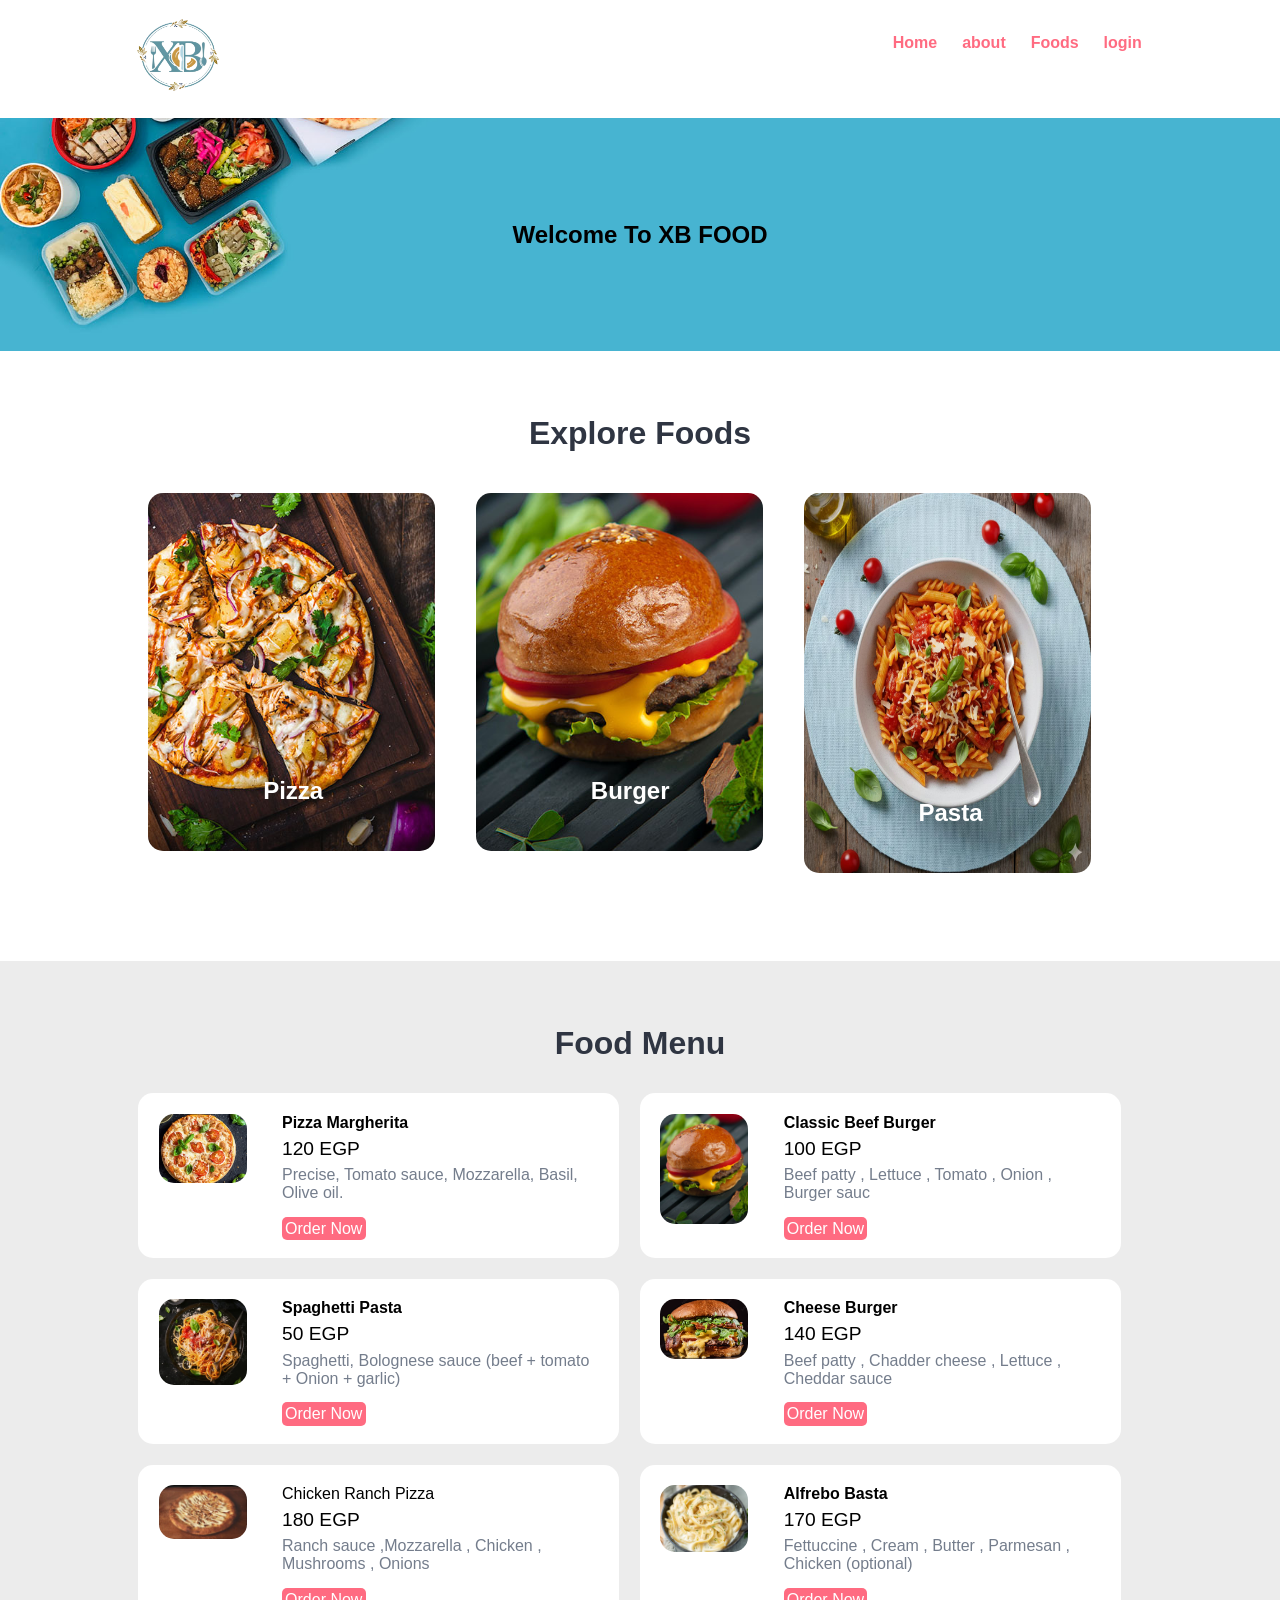
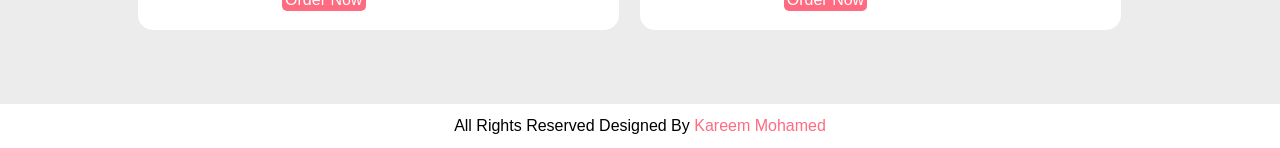
<file: index.html>
<!DOCTYPE html>
<html lang="en">
<head>
    <meta charset="UTF-8">
    
    <meta name="viewport" content="width=device-width, initial-scale=1.0">
    <title>XB Food</title>

   
    <link rel="stylesheet" href="css/style.css">
</head>

<body>
   
    <section class="navbar">
        <div class="container">
            <div class="logo">
                <a href="#" title="Logo">
                    <img src="images/logo.png" alt="Restaurant Logo" class="img-responsive">
                </a>
            </div>

            <div class="menu text-right">
                <ul>
                    <li>
                        <a href="index.html">Home</a>
                    </li>
                    <li>
                        <a href="About.html">about</a>
                    </li>
                    <li>
                        <a href="foods.html">Foods</a>
                    </li>
                    <li>
                        <a href="log.html">login</a>
                    </li>
                </ul>
            </div>

            <div class="clearfix"></div>
        </div>
    </section>
   

    <section class="food-search text-center">
        <div class="container">
            
           <h1 >Welcome To XB FOOD</h1>

        </div>
    </section>
    
    <section class="categories">
        <div class="container">
            <h2 class="text-center">Explore Foods</h2>

            <a href="foods.html">
            <div class="box-3 float-container">
                <img src="images/pizza.jpg" alt="Pizza" class="img-responsive img-curve">

                <h3 class="float-text text-white">Pizza</h3>
            </div>
            </a>

            <a href="foods.html">
            <div class="box-3 float-container">
                <img src="images/burger.jpg" alt="Burger" class="img-responsive img-curve">

                <h3 class="float-text text-white">Burger</h3>
            </div>
            </a>

            <a href="foods.html">
            <div class="box-3 float-container">
                <img src="images/momo.jpg" alt="sea food" class="img-responsive img-curve" height="380px" display="fixed">

                <h3 class="float-text text-white">Pasta</h3>
            </div>
            </a>

            <div class="clearfix"></div>
        </div>
    </section>
    
    <section class="food-menu">
        <div class="container">
            <h2 class="text-center">Food Menu</h2>

            <div class="food-menu-box">
                <div class="food-menu-img">
                    <img src="images/menu-pizza.jpg" alt="Chicke Hawain Pizza" class="img-responsive img-curve">
                </div>

                <div class="food-menu-desc">
                    <h4>Pizza Margherita</h4>
                    <p class="food-price">120 EGP</p>
                    <p class="food-detail">
                        Precise, Tomato sauce, Mozzarella, Basil, Olive oil.
                    </p>
                    <br>

                    <a href="order.html" class="btn btn-primary">Order Now</a>
                </div>
            </div>

            <div class="food-menu-box">
                <div class="food-menu-img">
                    <img src="images/burger.jpg" alt="Chicke Hawain Pizza" class="img-responsive img-curve">
                </div>

                <div class="food-menu-desc">
                    <h4>Classic Beef Burger</h4>
                    <p class="food-price">100 EGP</p>
                    <p class="food-detail">
                        Beef patty , Lettuce , Tomato , Onion , Burger sauc
                    </p>
                    <br>

                    <a href="order.html" class="btn btn-primary">Order Now</a>
                </div>
            </div>

            <div class="food-menu-box">
                <div class="food-menu-img">
                    <img src="images/pasta.jpg" alt="Chicke Hawain Burger" class="img-responsive img-curve">
                </div>

                <div class="food-menu-desc">
                    <h4>Spaghetti Pasta</h4>
                    <p class="food-price">50 EGP</p>
                    <p class="food-detail">
                        Spaghetti, Bolognese sauce (beef + tomato + Onion + garlic)
                    </p>
                    <br>

                    <a href="order.html" class="btn btn-primary">Order Now</a>
                </div>
            </div>

            <div class="food-menu-box">
                <div class="food-menu-img">
                    <img src="images/kn.jpeg" alt="Chicke Hawain Pizza" class="img-responsive img-curve">
                </div>

                <div class="food-menu-desc">
                    <h4>Cheese Burger</h4>
                    <p class="food-price">140 EGP</p>
                    <p class="food-detail">
                        Beef patty , Chadder cheese , Lettuce , Cheddar sauce
                    </p>
                    <br>

                    <a href="order.html" class="btn btn-primary">Order Now</a>
                </div>
            </div>

            <div class="food-menu-box">
                <div class="food-menu-img">
                    <img src="images/ae.jpeg" alt="Chicke Hawain Pizza" class="img-responsive img-curve">
                </div>

                <div class="food-menu-desc">
                    <h4></h4>Chicken Ranch Pizza
                    <p class="food-price">180 EGP</p>
                    <p class="food-detail">
                        Ranch sauce ,Mozzarella , Chicken , Mushrooms , Onions
                    </p>
                    <br>

                    <a href="order.html" class="btn btn-primary">Order Now</a>
                </div>
            </div>

            <div class="food-menu-box">
                <div class="food-menu-img">
                    <img src="images/mn.jpeg" alt="Chicke Hawain Momo" class="img-responsive img-curve">
                </div>

                <div class="food-menu-desc">
                    <h4>Alfrebo Basta</h4>
                    <p class="food-price">170 EGP</p>
                    <p class="food-detail">
                       Fettuccine , Cream , Butter , Parmesan , Chicken (optional)
                    </p>
                    <br>

                    <a href="order.html" class="btn btn-primary">Order Now</a>
                </div>
            </div>


            <div class="clearfix"></div>

            

        </div>

       
    </section>
   
    <section class="footer">
        <div class="container text-center">
            <p>All Rights Reserved Designed By<a href="About.html"> Kareem Mohamed</a></p>
        </div>
    </section>
   

</body>
</html>
</file>
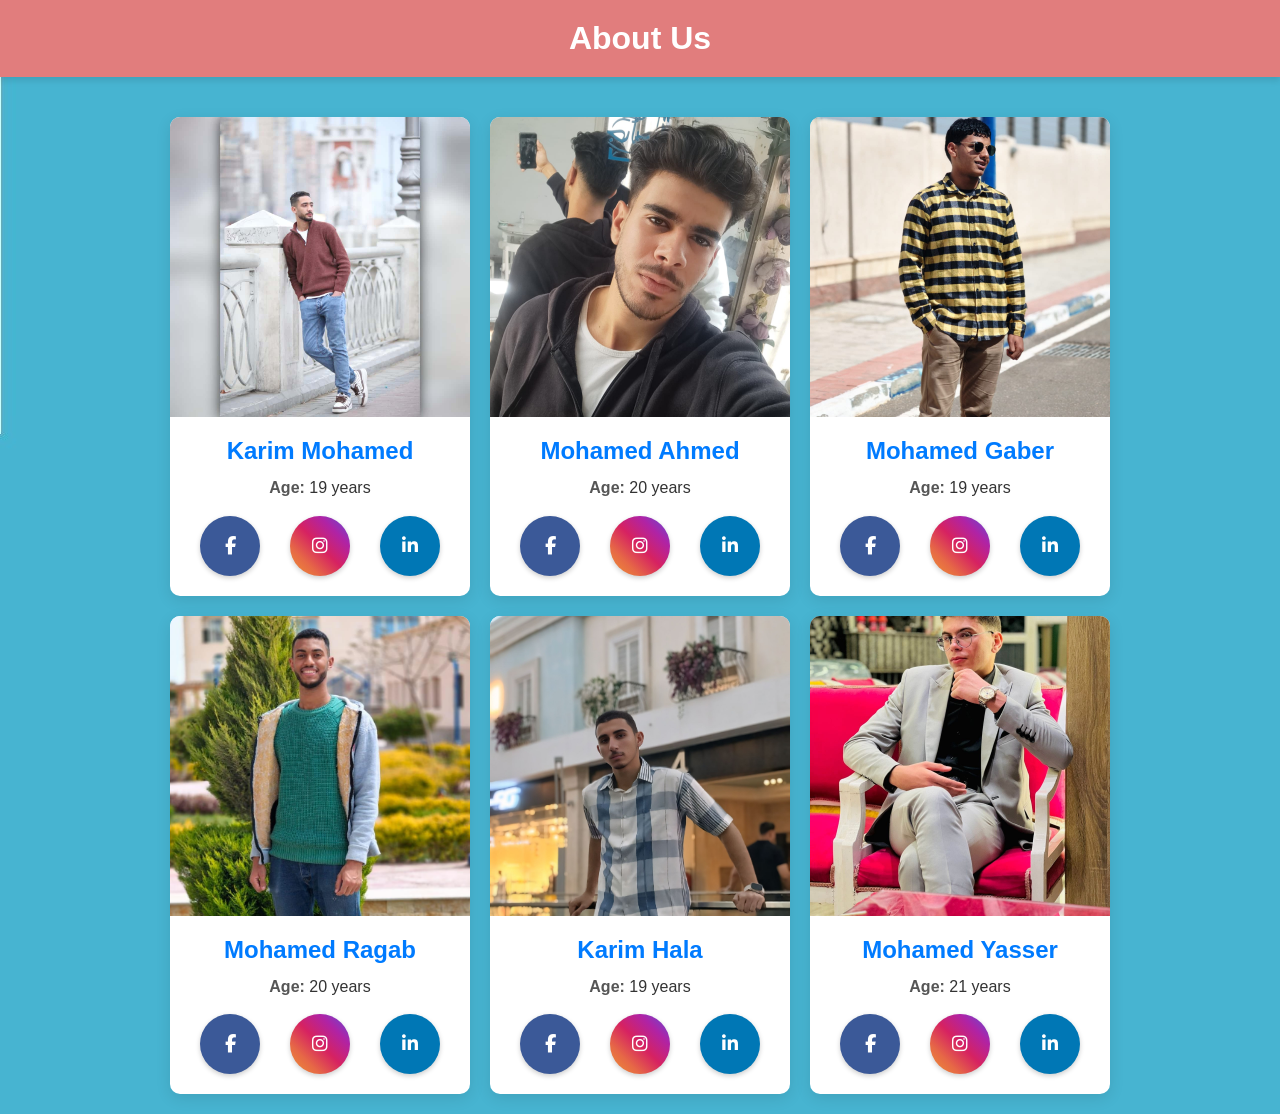
<file: About.html>
<!DOCTYPE html>
<html lang="en">
<head>
    <meta charset="UTF-8">
    <meta name="viewport" content="width=device-width, initial-scale=1.0">
    <title>User Profile Cards</title>
    
    <link rel="stylesheet" href="https://cdnjs.cloudflare.com/ajax/libs/font-awesome/6.5.1/css/all.min.css">

    <style>
        /* General Styles */
        body {
            font-family: 'Arial', sans-serif;
            margin: 0;
            padding: 0;
            /* تم تحديث لون الخلفية والألوان لتبدو أفضل مع البطاقات البيضاء */
            background-image:url("8d2bf219-e3bb-4b36-9198-e7402646f8c7.jpeg"); 
            color: #333;
            direction: ltr;
            text-align: left;
        }

        /* Page Header */
        .page-header {
            background-color:#e17d7d; /* لون أزرق موحد */
            color: white;
            padding: 20px 0;
            text-align: center;
            margin-bottom: 20px;
            box-shadow: 0 4px 6px rgba(0, 0, 0, 0.1);
        }

        .page-header h1 {
            margin: 0;
        }

        /* Profiles Container (Flexbox for responsive layout) */
        .profiles-container {
            display: flex;
            flex-wrap: wrap;
            gap: 20px;
            justify-content: center;
            padding: 20px;
        }

        /* Profile Card */
        .profile-card {
            background-color: white;
            border-radius: 10px;
            box-shadow: 0 4px 15px rgba(0, 0, 0, 0.1);
            overflow: hidden;
            width: 300px;
            max-width: calc(33.333% - 20px);
            text-align: center;
            transition: transform 0.3s ease;
        }

        .profile-card:hover {
            transform: translateY(-5px);
        }

        /* Profile Image */
        .profile-img {
            width: 100%;
            height: 300px;
            object-fit: cover;
            display: block;
        }

        /* Profile Details */
        .profile-details {
            padding: 20px;
        }

        .profile-details h2 { /* Name heading */
            color: #007bff;
            margin-top: 0;
            margin-bottom: 10px;
            font-size: 24px;
        }

        .profile-details p {
            margin: 5px 0;
            line-height: 1.6;
            font-size: 16px;
        }

        .profile-details strong {
            font-weight: bold;
            color: #555;
        }

        /* Social Links (Icon Buttons) */
        .social-links {
            margin-top: 15px;
            display: flex;
            justify-content: space-around;
            gap: 10px;
        }

        .social-links a {
            text-decoration: none;
            padding: 10px;
            border-radius: 50%; /* Makes buttons round */
            color: white;
            font-size: 18px;
            transition: transform 0.3s, box-shadow 0.3s;
            display: flex;
            justify-content: center;
            align-items: center;
            width: 40px; 
            height: 40px;
            box-shadow: 0 2px 5px rgba(0, 0, 0, 0.2);
        }

        .social-links a:hover {
            transform: scale(1.1);
            box-shadow: 0 4px 10px rgba(0, 0, 0, 0.3);
        }

        /* Specific Social Media Colors */
        .social-links .facebook {
            background-color: #3b5998;
        }

        .social-links .instagram {
            background-color: #d68493;
            background-image: linear-gradient(45deg, #f09433 0%, #e66846 25%, #d62261 50%, #af23a6 75%, #5851db 100%);
        }

        .social-links .linkedin {
            background-color: #0077b5;
        }

        /* Responsive Design */
        @media (max-width: 992px) {
            .profile-card {
                width: calc(50% - 20px);
                max-width: 450px;
            }
        }
        @media (max-width: 600px) {
            .profile-card {
                width: 90%;
                max-width: 400px;
            }
        }
    </style>
    </head>

<body>

    <header class="page-header">
        <h1>About Us</h1>
    </header>

    <div class="profiles-container">

        <div class="profile-card">
            <img src="WhatsApp Image 2025-12-03 at 2.13.52 PM.jpeg" alt="Karim Mohamed photo" class="profile-img">
            <div class="profile-details">
                <h2>Karim Mohamed</h2>
                
                <p><strong>Age:</strong> 19 years</p>
                <div class="social-links">
                    <a href="https://www.facebook.com/share/1CZ5gdfMyG/" target="_blank" class="facebook" aria-label="Facebook"><i class="fab fa-facebook-f"></i></a>
                    <a href="https://www.instagram.com/kareem_mo7hmed?igsh=MTU2cTRuZG1kZm9zbQ==" target="_blank" class="instagram" aria-label="Instagram"><i class="fab fa-instagram"></i></a>
                    <a href="https://www.linkedin.com/in/kareem-mohamed-9979a7333?utm_source=share&utm_campaign=share_via&utm_content=profile&utm_medium=android_app" target="_blank" class="linkedin" aria-label="LinkedIn"><i class="fab fa-linkedin-in"></i></a>
                </div>
            </div>
        </div>
        <div class="profile-card">
            <img src="WhatsApp Image 2025-12-03 at 2.13.39 PM.jpeg" alt="Mohamed Ahmed photo" class="profile-img">
            <div class="profile-details">
                <h2>Mohamed Ahmed</h2>
                <p><strong>Age:</strong> 20 years</p>
                <div class="social-links">
                    <a href="https://www.facebook.com/an.migoo?mibextid=ZbWKwL" target="_blank" class="facebook" aria-label="Facebook"><i class="fab fa-facebook-f"></i></a>
                    <a href="https://www.instagram.com/accounts/login/?next=%2Fmohamed_ahmed7_6%2F&source=omni_redirect" target="_blank" class="instagram" aria-label="Instagram"><i class="fab fa-instagram"></i></a>
                    <a href="https://www.linkedin.com/in/mohamed-ahmed-saeed-54181434b?utm_source=share_via&utm_content=profile&utm_medium=member_android" target="_blank" class="linkedin" aria-label="LinkedIn"><i class="fab fa-linkedin-in"></i></a>
                </div>
            </div>
        </div>

        <div class="profile-card">
            <img src="WhatsApp Image 2025-12-03 at 2.28.33 PM.jpeg" alt="Mohamed Gaber photo" class="profile-img">
            <div class="profile-details">
                <h2>Mohamed Gaber</h2>
                <p><strong>Age:</strong> 19 years</p>
                <div class="social-links">
                    <a href="https://www.facebook.com/share/166ZZJhR26/" target="_blank" class="facebook" aria-label="Facebook"><i class="fab fa-facebook-f"></i></a>
                    <a href="" target="_blank" class="instagram" aria-label="Instagram"><i class="fab fa-instagram"></i></a>
                    <a href="https://www.linkedin.com/in/mohamed-gaber-mohamed-212360351?utm_source=share&utm_campaign=share_via&utm_content=profile&utm_medium=android_app" target="_blank" class="linkedin" aria-label="LinkedIn"><i class="fab fa-linkedin-in"></i></a>
                </div>
            </div>
        </div>

        

        <div class="profile-card">
            <img src="315b8b8a-e837-48c1-85b2-d3cdaadf1bcc.jpeg" alt="Mohamed Ragab photo" class="profile-img">
            <div class="profile-details">
                <h2>Mohamed Ragab</h2>
                <p><strong>Age:</strong> 20 years</p>
                <div class="social-links">
                    <a href="https://www.facebook.com/share/1DDZDDLvab/" target="_blank" class="facebook" aria-label="Facebook"><i class="fab fa-facebook-f"></i></a>
                    <a href="https://www.instagram.com/moalwinch?igsh=Nm80cmE3MjUwaGV3" target="_blank" class="instagram" aria-label="Instagram"><i class="fab fa-instagram"></i></a>
                    <a href="https://www.linkedin.com/in/hamo-al-winch-60736034a?utm_source=share&utm_campaign=share_via&utm_content=profile&utm_medium=android_app" target="_blank" class="linkedin" aria-label="LinkedIn"><i class="fab fa-linkedin-in"></i></a>
                </div>
            </div>
        </div>

        <div class="profile-card">
            <img src="WhatsApp Image 2025-12-03 at 2.12.40 PM.jpeg" alt="Karim Hala photo" class="profile-img">
            <div class="profile-details">
                <h2>Karim Hala</h2>
                <p><strong>Age:</strong> 19 years</p>
                <div class="social-links">
                    <a href="https://www.facebook.com/share/1b6Je5Yany/" target="_blank" class="facebook" aria-label="Facebook"><i class="fab fa-facebook-f"></i></a>
                    <a href="https://www.instagram.com/kemomosaadhelal?igsh=OXg2anNrdnZzd3ht" target="_blank" class="instagram" aria-label="Instagram"><i class="fab fa-instagram"></i></a>
                    <a href="http://www.linkedin.com/in/kareem-helal-9a799b219" target="_blank" class="linkedin" aria-label="LinkedIn"><i class="fab fa-linkedin-in"></i></a>
                </div>
            </div>
        </div>

        <div class="profile-card">
            <img src="WhatsApp Image 2025-12-03 at 2.13.09 PM.jpeg" alt="Mohamed Yasser photo" class="profile-img">
            <div class="profile-details">
                <h2>Mohamed Yasser</h2>
                <p><strong>Age:</strong> 21 years</p>
                <div class="social-links">
                    <a href="https://www.facebook.com/MahamedYasser" target="_blank" class="facebook" aria-label="Mahamed Yasser Facebook"><i class="fab fa-facebook-f"></i></a>
                    <a href="https://www.instagram.com/7amo_y3sser/?igsh=MWxxZXhkZzVlbHU2Yg%3D%3D#" target="_blank" class="instagram" aria-label="Instagram"><i class="fab fa-instagram"></i></a>
                    <a href="https://www.linkedin.com/in/mahamed-yasser-7268b6332?utm_source=share_via&utm_content=profile&utm_medium=member_android" target="_blank" class="linkedin" aria-label="LinkedIn"><i class="fab fa-linkedin-in"></i></a>
                </div>
            </div>
        </div>

    </div>

</body>

</html>
</file>
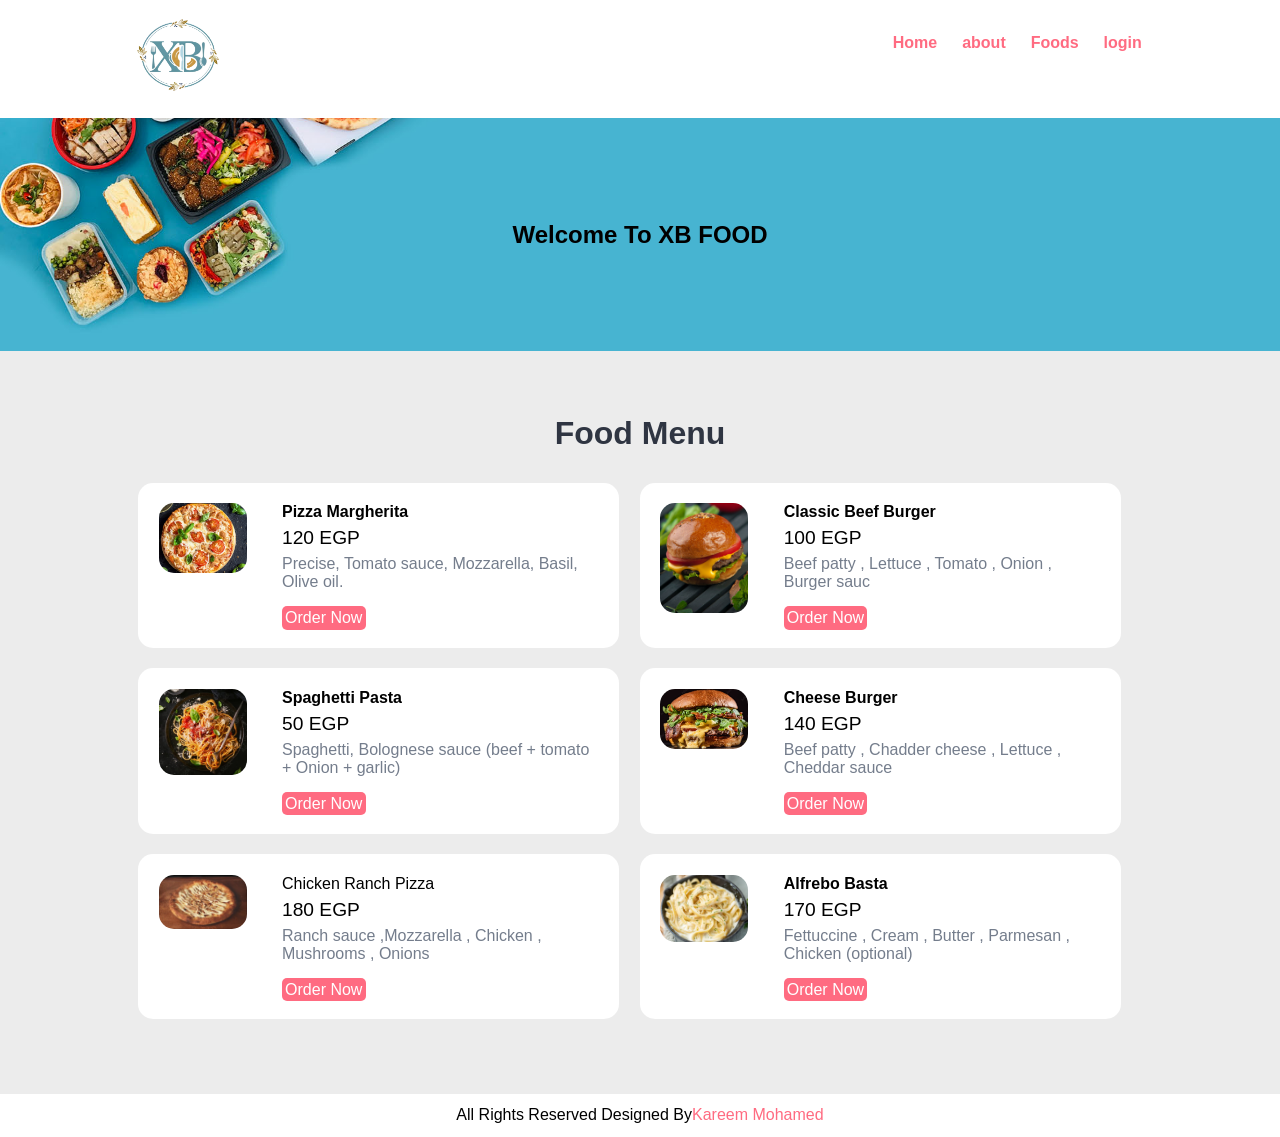
<file: foods.html>
<!DOCTYPE html>
<html lang="en">
<head>
    <meta charset="UTF-8">
  
    <meta name="viewport" content="width=device-width, initial-scale=1.0">
    <title>XB Food</title>

    
    <link rel="stylesheet" href="css/style.css">
</head>

<body>
   
    <section class="navbar">
        <div class="container">
            <div class="logo">
                <a href="#" title="Logo">
                    <img src="images/logo.png" alt="Restaurant Logo" class="img-responsive">
                </a>
            </div>

            <div class="menu text-right">
                <ul>
                    <li>
                        <a href="index.html">Home</a>
                    </li>
                    <li>
                        <a href="About.html">about</a>
                    </li>
                    <li>
                        <a href="foods.html">Foods</a>
                    </li>
                    <li>
                        <a href="log.html">login</a>
                    </li>
                </ul>
            </div>

            <div class="clearfix"></div>
        </div>
    </section>
    

   
    <section class="food-search text-center">
        <div class="container">
            
              <h1 >Welcome To XB FOOD</h1>

        </div>
    </section>
   



   
    <section class="food-menu">
        <div class="container">
            <h2 class="text-center">Food Menu</h2>

              <div class="food-menu-box">
                <div class="food-menu-img">
                    <img src="images/menu-pizza.jpg" alt="Chicke Hawain Pizza" class="img-responsive img-curve">
                </div>

                <div class="food-menu-desc">
                    <h4>Pizza Margherita</h4>
                    <p class="food-price">120 EGP</p>
                    <p class="food-detail">
                        Precise, Tomato sauce, Mozzarella, Basil, Olive oil.
                    </p>
                    <br>

                    <a href="order.html" class="btn btn-primary">Order Now</a>
                </div>
            </div>

            <div class="food-menu-box">
                <div class="food-menu-img">
                    <img src="images/burger.jpg" alt="Chicke Hawain Pizza" class="img-responsive img-curve">
                </div>

                <div class="food-menu-desc">
                    <h4>Classic Beef Burger</h4>
                    <p class="food-price">100 EGP</p>
                    <p class="food-detail">
                        Beef patty , Lettuce , Tomato , Onion , Burger sauc
                    </p>
                    <br>

                    <a href="order.html" class="btn btn-primary">Order Now</a>
                </div>
            </div>

            <div class="food-menu-box">
                <div class="food-menu-img">
                    <img src="images/pasta.jpg" alt="Chicke Hawain Burger" class="img-responsive img-curve">
                </div>

                <div class="food-menu-desc">
                    <h4>Spaghetti Pasta</h4>
                    <p class="food-price">50 EGP</p>
                    <p class="food-detail">
                        Spaghetti, Bolognese sauce (beef + tomato + Onion + garlic)
                    </p>
                    <br>

                    <a href="order.html" class="btn btn-primary">Order Now</a>
                </div>
            </div>

            <div class="food-menu-box">
                <div class="food-menu-img">
                    <img src="images/kn.jpeg" alt="Chicke Hawain Pizza" class="img-responsive img-curve">
                </div>

                <div class="food-menu-desc">
                    <h4>Cheese Burger</h4>
                    <p class="food-price">140 EGP</p>
                    <p class="food-detail">
                        Beef patty , Chadder cheese , Lettuce , Cheddar sauce
                    </p>
                    <br>

                    <a href="order.html" class="btn btn-primary">Order Now</a>
                </div>
            </div>

            <div class="food-menu-box">
                <div class="food-menu-img">
                    <img src="images/ae.jpeg" alt="Chicke Hawain Pizza" class="img-responsive img-curve">
                </div>

                <div class="food-menu-desc">
                    <h4></h4>Chicken Ranch Pizza
                    <p class="food-price">180 EGP</p>
                    <p class="food-detail">
                        Ranch sauce ,Mozzarella , Chicken , Mushrooms , Onions
                    </p>
                    <br>

                    <a href="order.html" class="btn btn-primary">Order Now</a>
                </div>
            </div>

            <div class="food-menu-box">
                <div class="food-menu-img">
                    <img src="images/mn.jpeg" alt="Chicke Hawain Momo" class="img-responsive img-curve">
                </div>

                <div class="food-menu-desc">
                    <h4>Alfrebo Basta</h4>
                    <p class="food-price">170 EGP</p>
                    <p class="food-detail">
                       Fettuccine , Cream , Butter , Parmesan , Chicken (optional)
                    </p>
                    <br>

                    <a href="order.html" class="btn btn-primary">Order Now</a>
                </div>
            </div>


            <div class="clearfix"></div>

            

        </div>

       
    </section>
   
    <section class="footer">
        <div class="container text-center">
            <p>All Rights Reserved Designed By<a href="#">Kareem Mohamed</a></p>
        </div>
    </section>

</body>
</html>
</file>
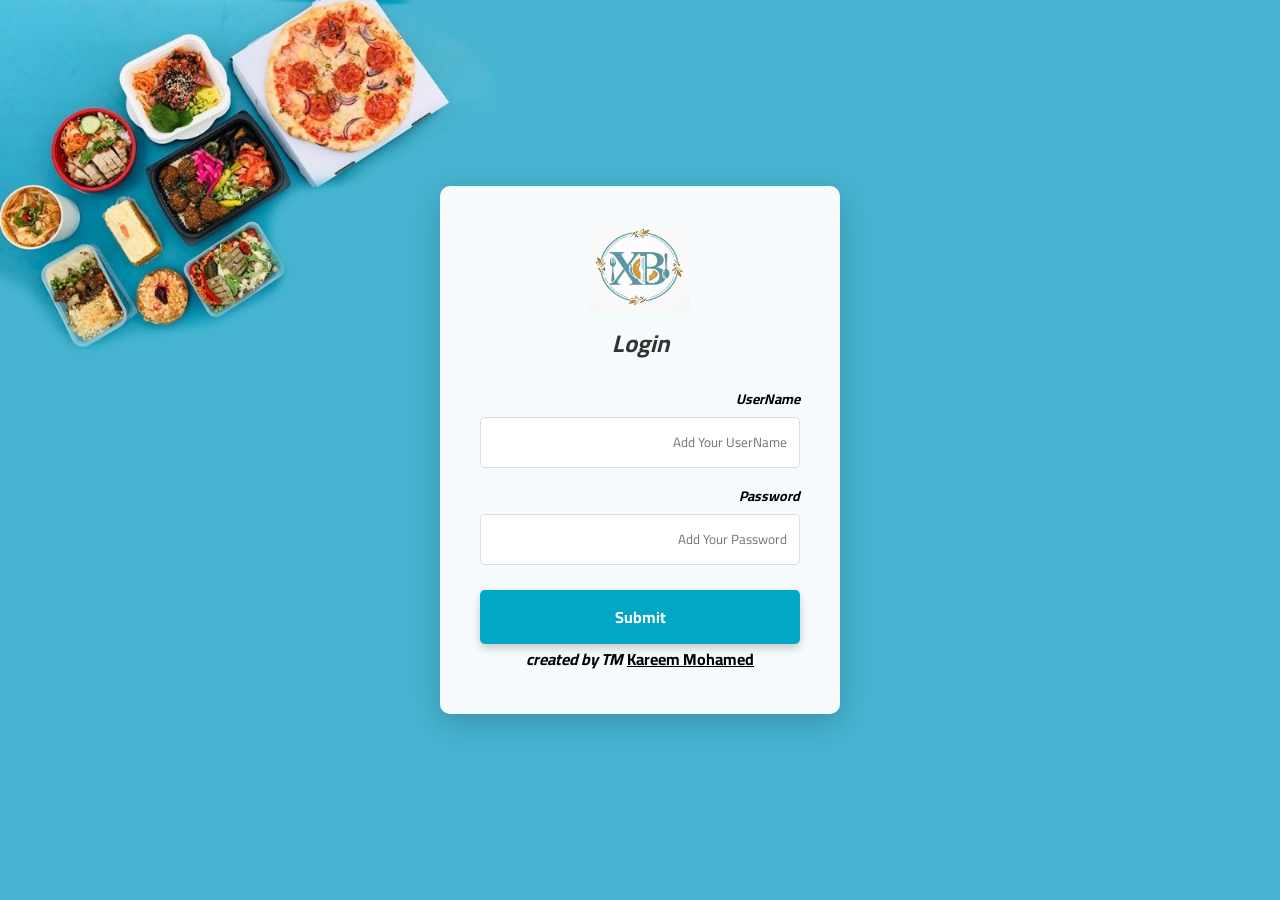
<file: log.html>
<!DOCTYPE html>
<html lang="ar" dir="rtl">
<head>
    <meta charset="UTF-8">
    <meta name="viewport" content="width=device-width, initial-scale=1.0">
    <title>XB Food</title>
    <link rel="icon" type="image/png" href="Logo.jpeg">
    <link href="https://fonts.googleapis.com/css2?family=Cairo:wght@400;700&display=swap" rel="stylesheet">
    <style>

        @keyframes fadeInScale {
            from {
                opacity: 0;
                transform: scale(0.9);
            }
            to {
                opacity: 1;
                transform: scale(1);
            }
        }

        * {
            box-sizing: border-box;
            margin: 0;
            padding: 0;
            font-family: 'Cairo', sans-serif;
        }
        body {
            background-image: url('xp food.jpeg');
            background-size: cover;
            background-position: center top;
            background-repeat: no-repeat;
            background-attachment: fixed;
            display: flex;
            justify-content: center;
            align-items: center;
            height: 100vh;
        }

        .login-container {
            background-color: rgba(255, 255, 255, 0.95);
            padding: 40px;
            border-radius: 10px;
            box-shadow: 0 8px 30px rgba(0, 0, 0, 0.2);
            width: 100%;
            max-width: 400px;
            text-align: center;
            animation: fadeInScale 0.8s ease-out forwards;
        }

        .login-container h2 {
            margin-bottom: 20px;
            color: #333;
        }

        .input-group {
            margin-bottom: 15px;
            text-align: right;
        }

        .input-group label {
            display: block;
            margin-bottom: 5px;
            font-size: 14px;
        }
        .user-label {
            color: black;
            font-style: italic;
            font-weight: bold;
        }
        .pass-label {
            color: black;
            font-style: italic;
            font-weight: bold;
        }

        .input-group input {
            width: 100%;
            padding: 12px;
            border: 1px solid #ddd;
            border-radius: 5px;
            outline: none;
            transition: border-color 0.3s;
        }

        .input-group input:focus {
            border-color: #00a8c6;
        }

        .login-btn {
            width: 100%;
            padding: 12px;
            background-color: #00a8c6; 
            color: white;
            border: none;
            border-radius: 5px;
            font-size: 16px;
            cursor: pointer;
            font-weight: bold;
            margin-top: 10px;
            transition: all 0.3s ease;
            box-shadow: 0 4px 10px rgba(0, 0, 0, 0.2);
        }

        .login-btn:hover {
            background-color: #056070e1; 
            transform: translateY(-3px);
            box-shadow: 0 8px 15px rgba(0, 0, 0, 0.3);
        }

        .links {
            margin-top: 15px;
            font-size: 14px;
        }

        .links a {
            text-decoration: none;
            color: #00a8c6;
            margin: 0 5px;
        }

        .links a:hover {
            text-decoration: underline;
        }
        .About {
            color: black;
            font-weight: bold;
        }
        a.About:hover {
            color: #056070e1;
        }
        a.About:active {
            color: #03363be1;
        }
        a.About:visited {
            color: #00a8c6;
        }
    </style>
</head>
<body>

    <div class="login-container">
        <img src="Logo2.jpeg" width="100px" alt="Xp Food Logo">
        <h2 style="font-weight: bold;"> <i>Login</i></h2>
        <form action="success.html" method="get">
            
            <div class="input-group">
                <label for="username" class="user-label">UserName</label>
                <input type="text" id="username" placeholder="Add Your UserName" required>
            </div>

            <div class="input-group">
                <label for="password" class="pass-label">Password</label>
                <input type="password" id="password" placeholder="Add Your Password" required>
            </div>

            <button type="submit" class="login-btn">Submit</button>
            <i style="font-weight: bold;">created by TM</i> 
            <a href="About.html" class="About">Kareem Mohamed</a>
        </form>
    </div>

</body>
</html>
</file>
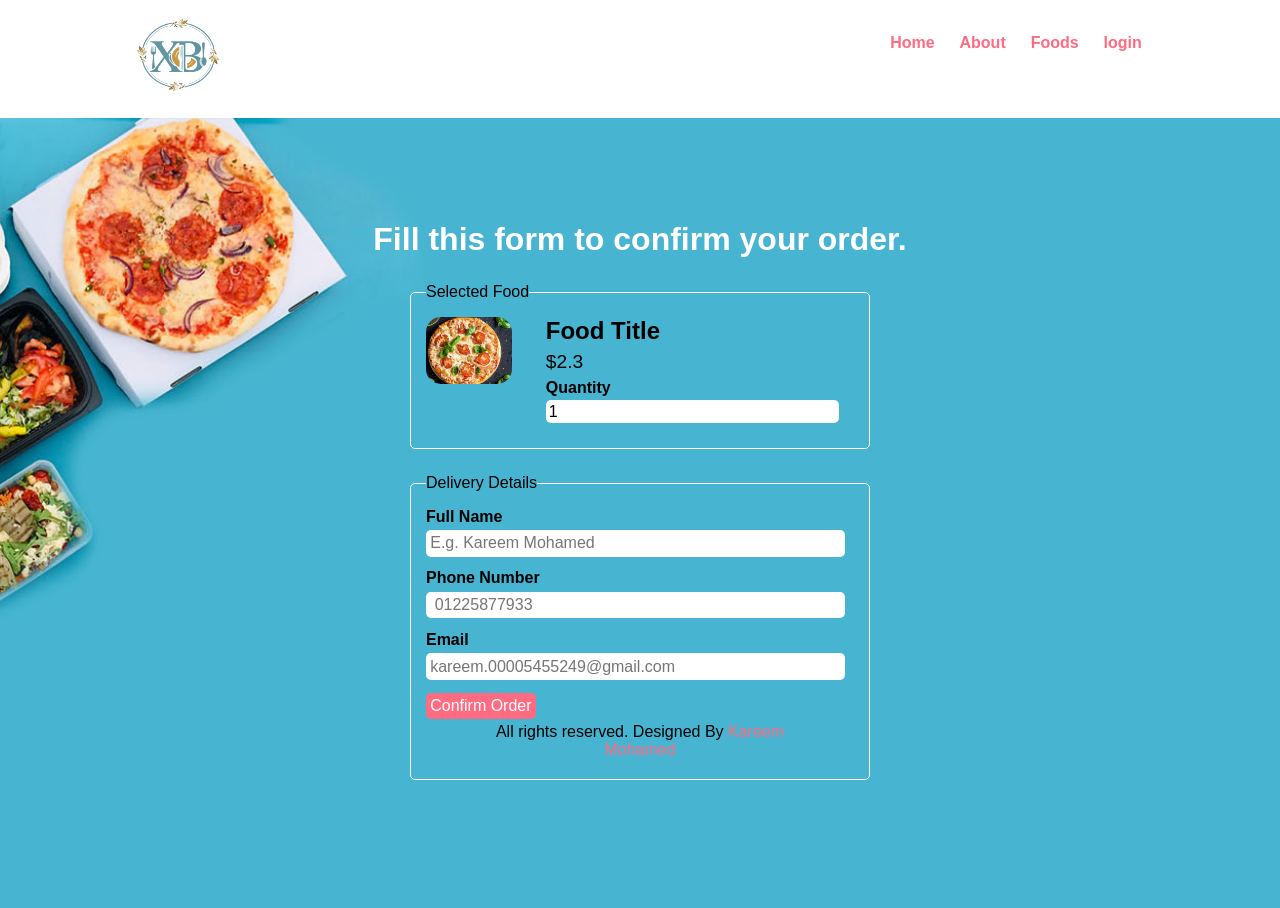
<file: order.html>
<!DOCTYPE html>
<html lang="en">
<head>
    <meta charset="UTF-8">
  
    <meta name="viewport" content="width=device-width, initial-scale=1.0">
    <title>XB Food</title>

    
    <link rel="stylesheet" href="css/style.css">
</head>

<body>
   
    <section class="navbar">
        <div class="container">
            <div class="logo">
                <a href="#" title="Logo">
                    <img src="images/logo.png" alt="Restaurant Logo" class="img-responsive">
                </a>
            </div>

            <div class="menu text-right">
                <ul>
                    <li>
                        <a href="index.html">Home</a>
                    </li>
                    <li>
                        <a href="About.html">About</a>
                    </li>
                    <li>
                        <a href="foods.html">Foods</a>
                    </li>
                    <li>
                        <a href="log.html">login</a>
                    </li>
                </ul>
            </div>

            <div class="clearfix"></div>
        </div>
    </section>
    

    
    <section class="food-search">
        <div class="container">
            
            <h2 class="text-center text-white">Fill this form to confirm your order.</h2>

            <form action="success.html" class="order">
                <fieldset>
                    <legend>Selected Food</legend>

                    <div class="food-menu-img">
                        <img src="images/menu-pizza.jpg" alt="Chicke Hawain Pizza" class="img-responsive img-curve">
                    </div>
    
                    <div class="food-menu-desc">
                        <h3>Food Title</h3>
                        <p class="food-price">$2.3</p>

                        <div class="order-label">Quantity</div>
                        <input type="number" name="qty" class="input-responsive" value="1" required>
                        
                    </div>

                </fieldset>
                
                <fieldset>
                    <legend>Delivery Details</legend>
                    <div class="order-label">Full Name</div>
                    <input type="text" name="full-name" placeholder="E.g. Kareem Mohamed"class="input-responsive" required>

                    <div class="order-label">Phone Number</div>
                    <input type="tel" name="contact" placeholder=" 01225877933" class="input-responsive" required>

                    <div class="order-label">Email</div>
                    <input type="email" name="email" placeholder="kareem.00005455249@gmail.com"class="input-responsive" required
    </section>
     <input type="submit" name="submit" value="Confirm Order" class="btn btn-primary">
   
    
    <section class="footer">
        <div class="container text-center">
            <p>All rights reserved. Designed By <a href="About.html">Kareem Mohamed</a></p>
        </div>
    </section>
  

</body>
</html>
</file>
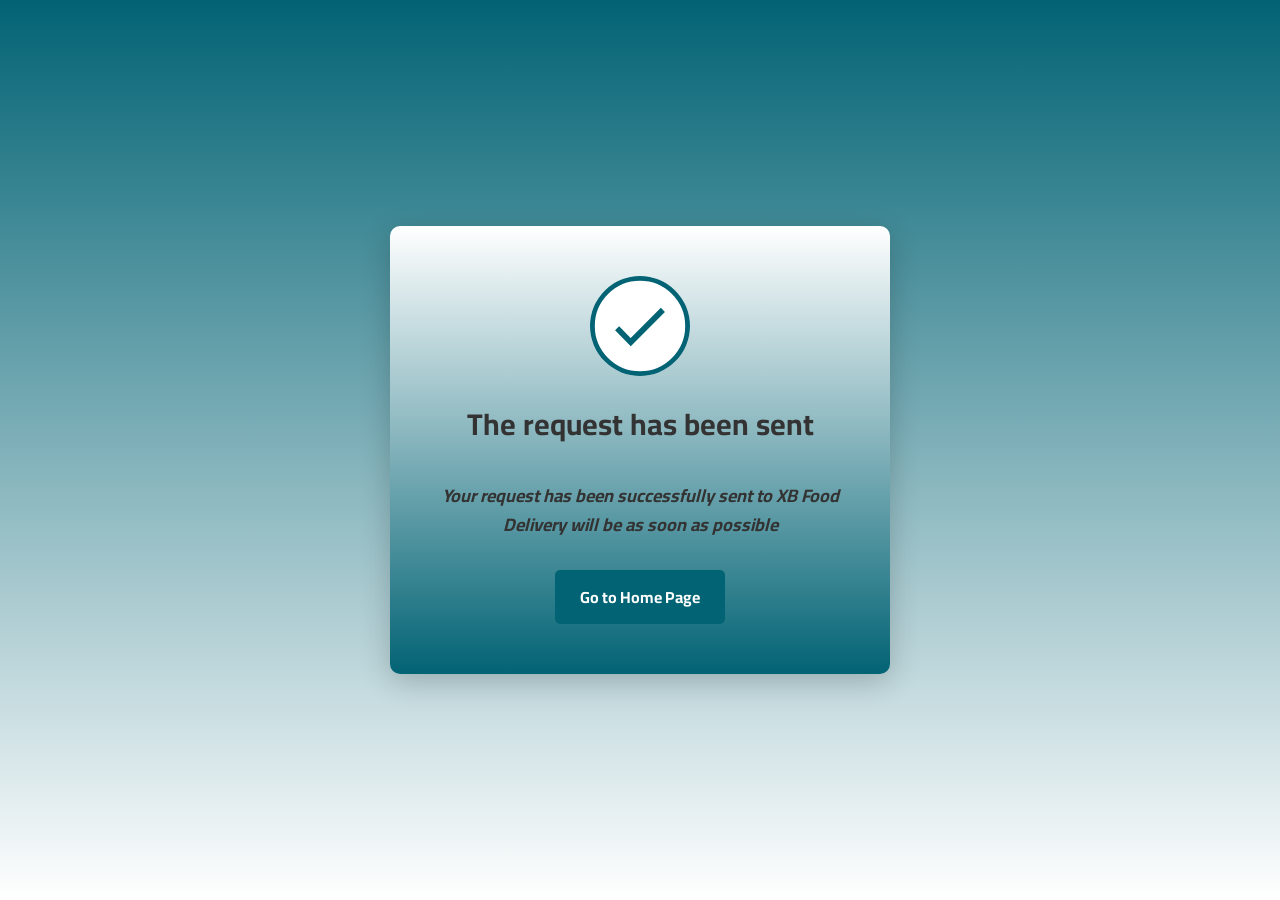
<file: success.html>
<!DOCTYPE html>
<html lang="ar" dir="rtl">
<head>
    <meta charset="UTF-8">
    <meta name="viewport" content="width=device-width, initial-scale=1.0">
    <title>XB Food</title>
    <link href="https://fonts.googleapis.com/css2?family=Cairo:wght@400;700&display=swap" rel="stylesheet">
    <style>

        * {
            box-sizing: border-box;
            margin: 0;
            padding: 0;
            font-family: 'Cairo', sans-serif;
        }

        body {
            background: linear-gradient(to bottom, #026374, #ffffff); 
            display: flex;
            justify-content: center;
            align-items: center;
            height: 100vh;
        }

        .success-container {
            background: linear-gradient(to bottom, #ffffff, #026374);
            padding: 50px;
            border-radius: 10px;
            box-shadow: 0 8px 30px rgba(0, 0, 0, 0.2);
            width: 100%;
            max-width: 500px;
            text-align: center;
        }

        .success-container h2 {
            font-size: 30px;
            color: #333; 
            margin-bottom: 30px;
        }

        .success-container p {
            font-size: 18px;
            color: #333;
            margin-bottom: 30px;
            line-height: 1.6;
            font-weight: 500;
        }

        .home-btn {
            display: inline-block;
            padding: 12px 25px;
            background-color: #026374;
            color: white;
            text-decoration: none;
            border-radius: 5px;
            font-size: 16px;
            font-weight: bold;
            transition: background-color 0.3s, transform 0.3s;
        }

        .home-btn:hover {
            background-color: #05a3bf;
            transform: translateY(-2px);
        }
        .home-btn:active{
            background-color: #012c2e;
            transform: translateY(-2px);
        }

        .checkmark {
            width: 100px;
            height: 100px;
            border-radius: 50%;
            display: block;
            stroke-width: 3;
            stroke: #026374;
            stroke-miterlimit: 10;
            margin: 0 auto 20px;
            box-shadow: inset 0px 0px 0px #ffffff; 
            /*تسريع الحركة */
            animation: fill 0.3s ease-in-out 0.4s forwards, scale 0.2s ease-in-out 0.7s both; 
        }

        .checkmark__circle {
            stroke-dasharray: 166;
            stroke-dashoffset: 166;
            stroke-width: 3;
            stroke-miterlimit: 10;
            stroke: #026374;
            fill: none;
            /*تسريع حركة الرسم*/
            animation: stroke 0.4s cubic-bezier(0.65, 0, 0.45, 1) forwards;
        }

        .checkmark__check {
            transform-origin: 50% 50%;
            stroke-dasharray: 48;
            stroke-dashoffset: 48;
            /*اتسريع حركة الرسم والبدء في وقت اسرع*/
            animation: stroke 0.2s cubic-bezier(0.65, 0, 0.45, 1) 0.7s forwards; 
        }

        @keyframes stroke {
            100% {
                stroke-dashoffset: 0;
            }
        }

        @keyframes fill {
            100% {
                /*ملء الدائرة باللون الابيض*/
                box-shadow: inset 0px 0px 0px 60px #ffffff; 
            }
        }

        @keyframes scale {
            0%, 100% {
                transform: none;
            }
            50% {
                transform: scale(1.15);
            }
        }
    </style>
</head>
<body>
    <div class="success-container">
        <div class="check-animation">
            <svg class="checkmark" xmlns="http://www.w3.org/2000/svg" viewBox="0 0 52 52">
                <circle class="checkmark__circle" cx="26" cy="26" r="25" fill="none"/>
                <path class="checkmark__check" fill="none" d="M14.1 27.2l7.1 7.2 16.7-16.8"/>
            </svg>
        </div>
        
        <h2>The request has been sent</h2>
        <p>
           <i style="font-weight: bold;">Your request has been successfully sent to XB Food
            <br>
            Delivery will be as soon as possible
            </i>
        </p>

        <a href="index.html" class="home-btn">Go to Home Page</a>
    </div>
</body>
</html>
</file>
<file: css/style.css>
*{
    margin: 0 0;
    padding: 0 0;
    font-family: Arial, Helvetica, sans-serif;
}
.container{
    width: 80%;
    margin: 0 auto;
    padding: 1%;
}
.img-responsive{
    width: 100%;
}
.img-curve{
    border-radius: 15px;
}

.text-right{
    text-align: right;
}
.text-center{
    text-align: center;
}
.text-left{
    text-align: left;
}
.text-white{
    color: white;
}

.clearfix{
    clear: both;
    float: none;
}

a{
    color: #ff6b81;
    text-decoration: none;
}
a:hover{
    color: #ff4757;
}

.btn{
    padding: 1%;
    border: none;
    font-size: 1rem;
    border-radius: 5px;
}
.btn-primary{
    background-color: #ff6b81;
    color: white;
    cursor: pointer;
}
.btn-primary:hover{
    color: white;
    background-color: #ff4757;
}
h2{
    color: #2f3542;
    font-size: 2rem;
    margin-bottom: 2%;
}
h3{
    font-size: 1.5rem;
}
.float-container{
    position: relative;
}
.float-text{
    position: absolute;
    bottom: 50px;
    left: 40%;
}
fieldset{
    border: 1px solid white;
    margin: 5%;
    padding: 3%;
    border-radius: 5px;
}




.logo{
    width: 10%;
    float: left;
}
.menu{
    line-height: 60px;
}
.menu ul{
    list-style-type: none;
}

.menu ul li{
    display: inline;
    padding: 1%;
    font-weight: bold;
}




.food-search{
    background-image: url(../images/bg.jpg);
    background-size: cover;
    background-repeat: no-repeat;
    background-position: center;
    padding: 7% 0;
}

.food-search input[type="search"]{
    width: 50%;
    padding: 1%;
    font-size: 1rem;
    border: none;
    border-radius: 5px;
}


.categories{
    padding: 4% 0;
}

.box-3{
    width: 28%;
    float: left;
    margin: 2%;
}


.food-menu{
    background-color: #ececec;
    padding: 4% 0;
}
.food-menu-box{
    width: 43%;
    margin: 1%;
    padding: 2%;
    float: left;
    background-color: white;
    border-radius: 15px;
}

.food-menu-img{
    width: 20%;
    float: left;
}

.food-menu-desc{
    width: 70%;
    float: left;
    margin-left: 8%;
}

.food-price{
    font-size: 1.2rem;
    margin: 2% 0;
}
.food-detail{
    font-size: 1rem;
    color: #747d8c;
}



.social ul{
    list-style-type: none;
}
.social ul li{
    display: inline;
    padding: 1%;
}


.order{
    width: 50%;
    margin: 0 auto;
}
.input-responsive{
    width: 96%;
    padding: 1%;
    margin-bottom: 3%;
    border: none;
    border-radius: 5px;
    font-size: 1rem;
}
.order-label{
    margin-bottom: 1%; 
    font-weight: bold;
}





@media only screen and (max-width:768px){
    .logo{
        width: 80%;
        float: none;
        margin: 1% auto;
    }

    .menu ul{
        text-align: center;
    }

    .food-search input[type="search"]{
        width: 90%;
        padding: 2%;
        margin-bottom: 3%;
    }

    .btn{
        width: 91%;
        padding: 2%;
    }

    .food-search{
        padding: 10% 0;
    }

    .categories{
        padding: 20% 0;
    }
    h2{
        margin-bottom: 10%;
    }
    .box-3{
        width: 100%;
        margin: 4% auto;
    }

    .food-menu{
        padding: 20% 0;
    }

    .food-menu-box{
        width: 90%;
        padding: 5%;
        margin-bottom: 5%;
    }
    .social{
        padding: 5% 0;
    }
    .order{
        width: 100%;
    }
}
</file>
